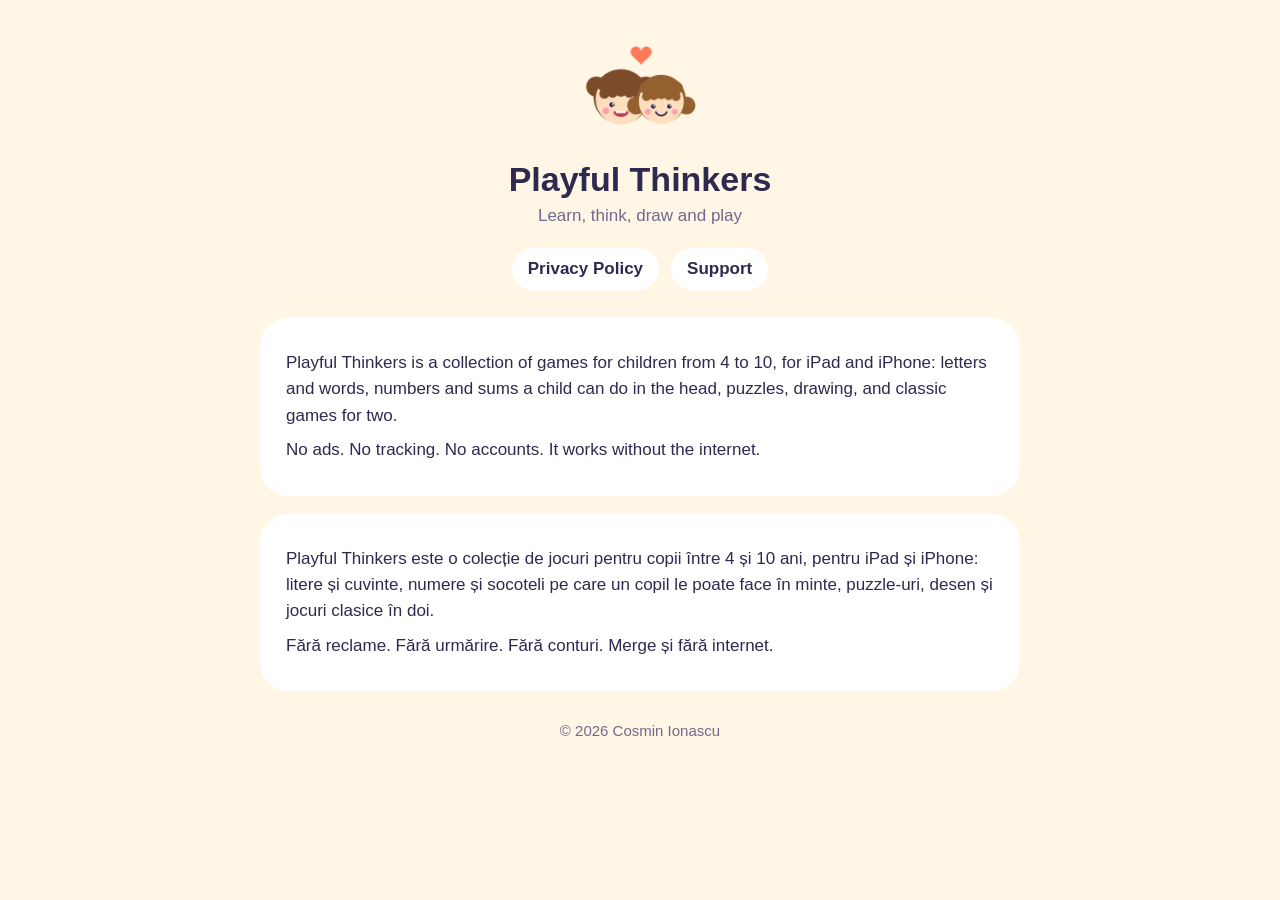
<file: index.html>
<!doctype html>
<html lang="en">
<head>
<meta charset="utf-8">
<meta name="viewport" content="width=device-width, initial-scale=1">
<title>Playful Thinkers</title>
<meta name="description" content="Playful Thinkers: calm, clever games for children aged 4 to 10. No ads, no tracking, works offline.">
<link rel="stylesheet" href="style.css">
</head>
<body>
<main>
<header>
  <img src="logo.png" alt="Two smiling sisters, the Playful Thinkers logo">
  <h1>Playful Thinkers</h1>
  <p class="sub">Learn, think, draw and play</p>
  <nav><a href="privacy.html">Privacy Policy</a><a href="support.html">Support</a></nav>
</header>
<section class="card">
  <p>Playful Thinkers is a collection of games for children from 4 to 10, for iPad and iPhone: letters and
  words, numbers and sums a child can do in the head, puzzles, drawing, and classic games for two.</p>
  <p>No ads. No tracking. No accounts. It works without the internet.</p>
</section>
<section class="card" lang="ro">
  <p>Playful Thinkers este o colecție de jocuri pentru copii între 4 și 10 ani, pentru iPad și iPhone: litere și
  cuvinte, numere și socoteli pe care un copil le poate face în minte, puzzle-uri, desen și jocuri clasice în doi.</p>
  <p>Fără reclame. Fără urmărire. Fără conturi. Merge și fără internet.</p>
</section>
<footer>© 2026 Cosmin Ionascu</footer>
</main>
</body>
</html>
</file>
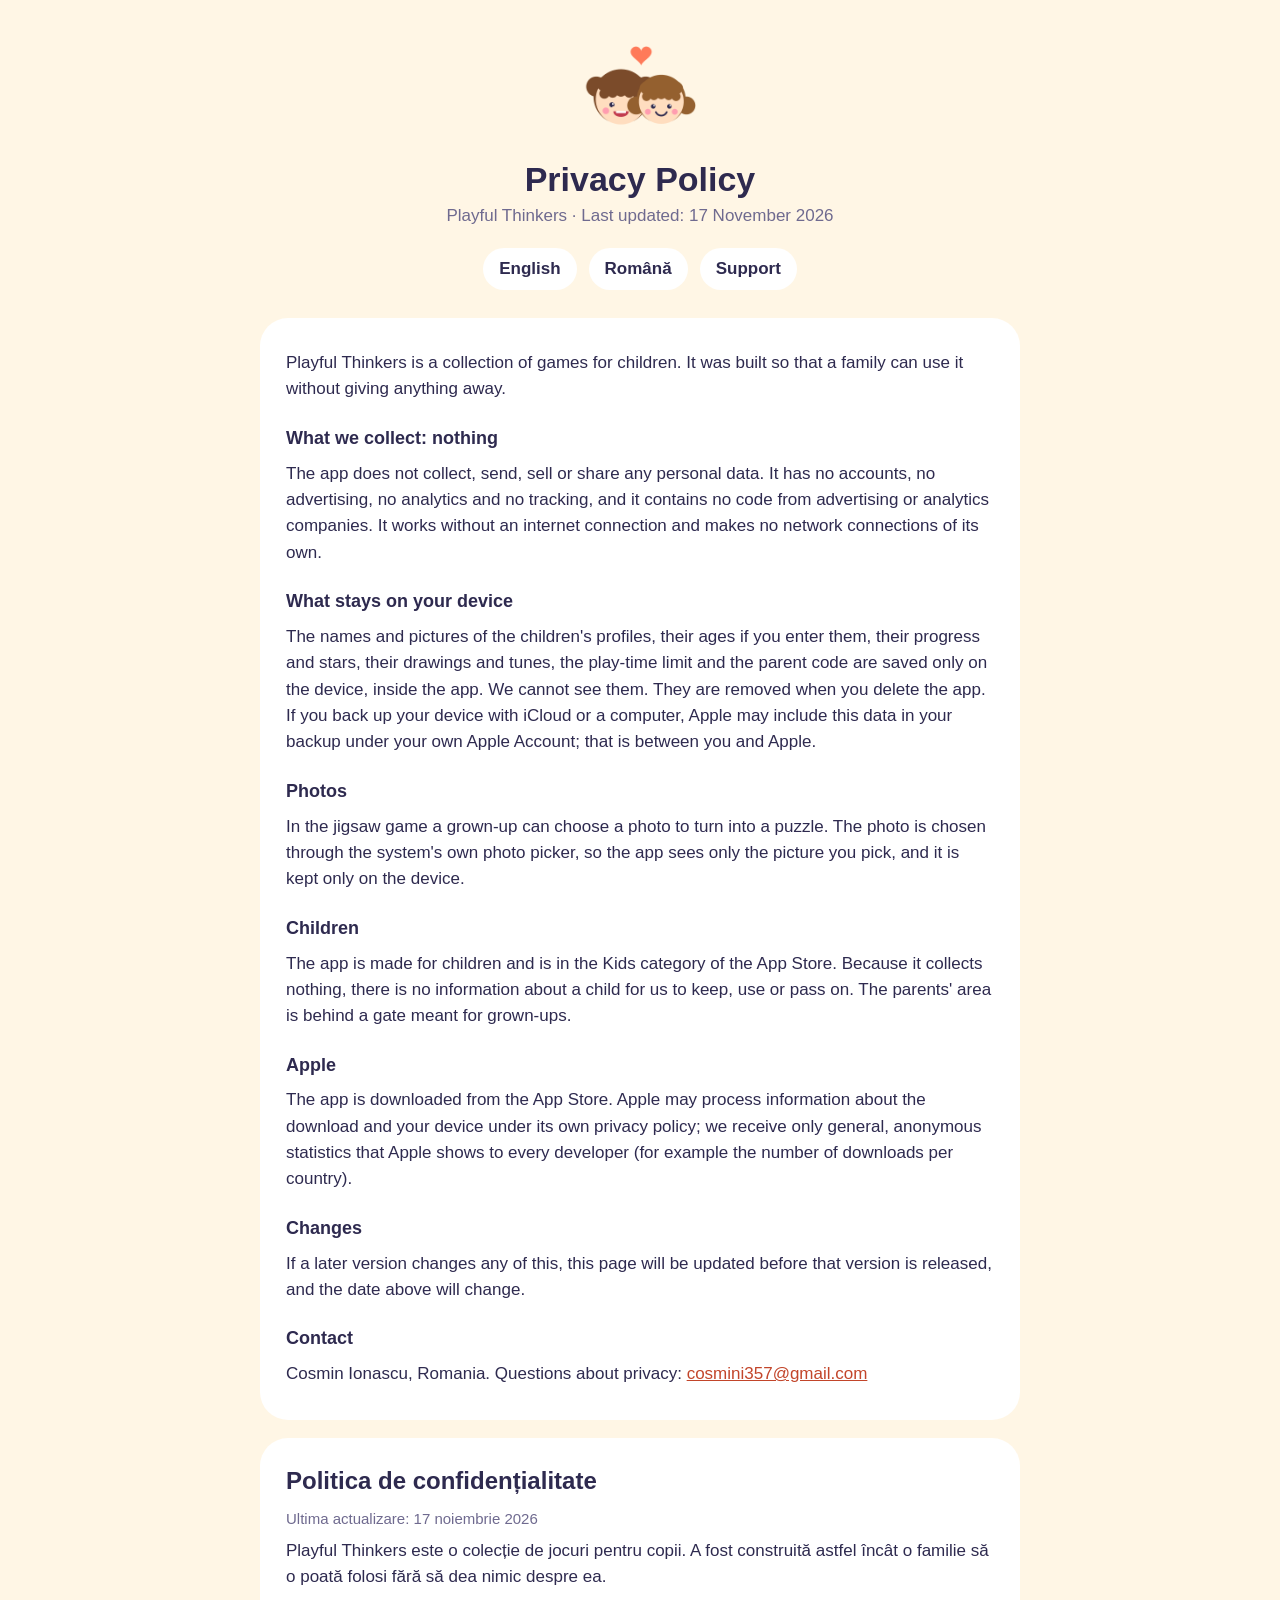
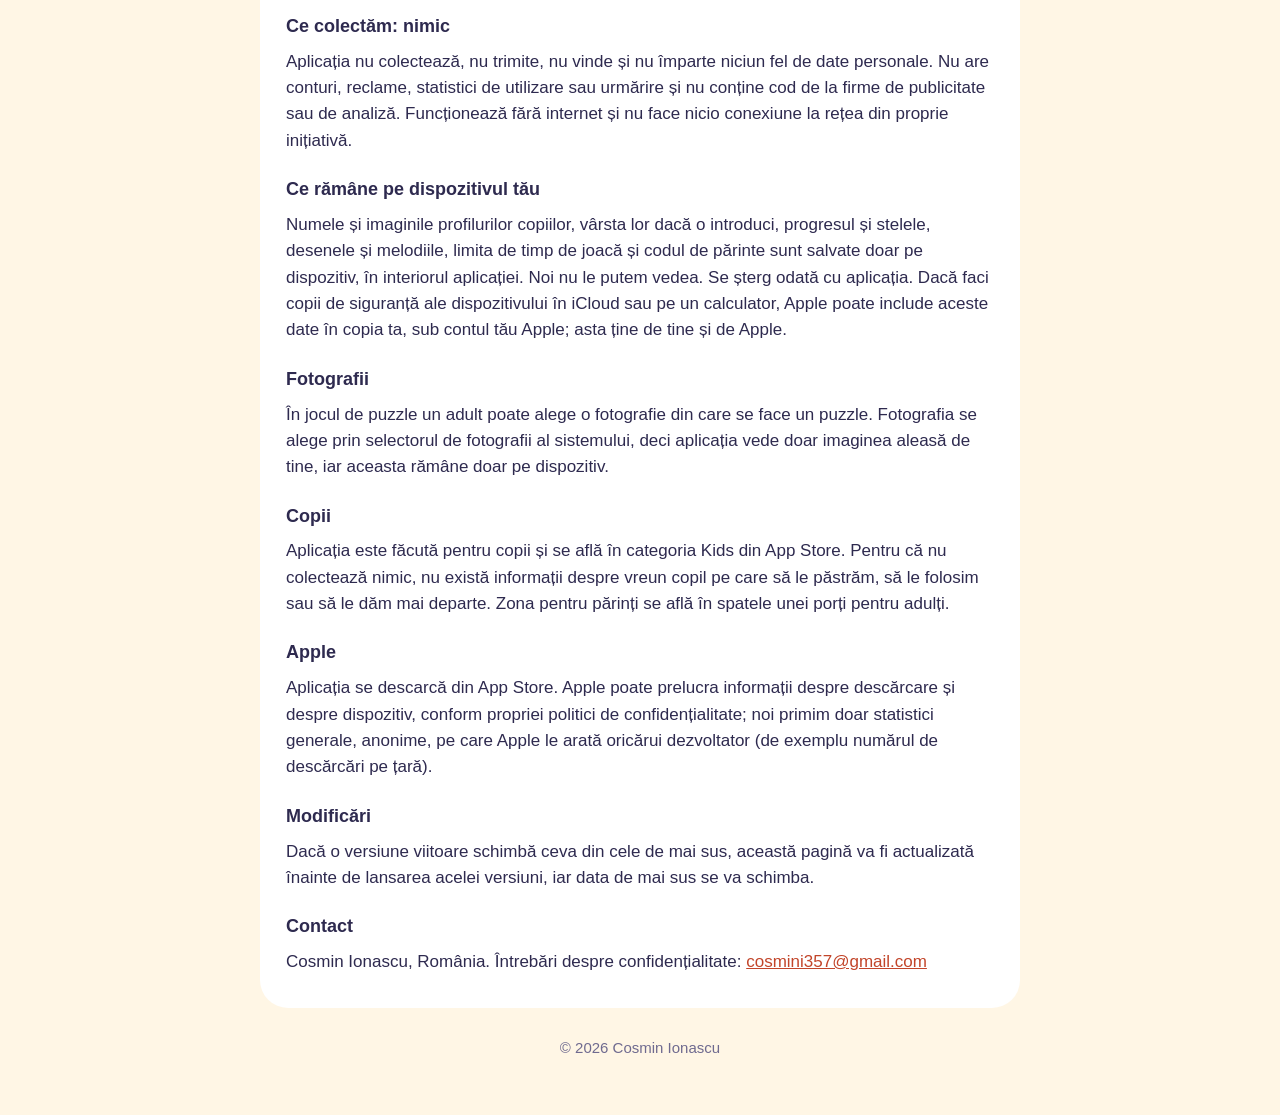
<file: privacy.html>
<!doctype html>
<html lang="en">
<head>
<meta charset="utf-8">
<meta name="viewport" content="width=device-width, initial-scale=1">
<title>Privacy Policy – Playful Thinkers</title>
<link rel="stylesheet" href="style.css">
</head>
<body>
<main>
<header>
  <a href="index.html"><img src="logo.png" alt="Playful Thinkers"></a>
  <h1>Privacy Policy</h1>
  <p class="sub">Playful Thinkers · Last updated: 17 November 2026</p>
  <nav><a href="#en">English</a><a href="#ro">Română</a><a href="support.html">Support</a></nav>
</header>

<section class="card" id="en">
  <p>Playful Thinkers is a collection of games for children. It was built so that a family can use it without
  giving anything away.</p>
  <h3>What we collect: nothing</h3>
  <p>The app does not collect, send, sell or share any personal data. It has no accounts, no advertising, no
  analytics and no tracking, and it contains no code from advertising or analytics companies. It works without
  an internet connection and makes no network connections of its own.</p>
  <h3>What stays on your device</h3>
  <p>The names and pictures of the children's profiles, their ages if you enter them, their progress and stars,
  their drawings and tunes, the play-time limit and the parent code are saved only on the device, inside the app.
  We cannot see them. They are removed when you delete the app. If you back up your device with iCloud or a
  computer, Apple may include this data in your backup under your own Apple Account; that is between you and Apple.</p>
  <h3>Photos</h3>
  <p>In the jigsaw game a grown-up can choose a photo to turn into a puzzle. The photo is chosen through the
  system's own photo picker, so the app sees only the picture you pick, and it is kept only on the device.</p>
  <h3>Children</h3>
  <p>The app is made for children and is in the Kids category of the App Store. Because it collects nothing,
  there is no information about a child for us to keep, use or pass on. The parents' area is behind a gate meant
  for grown-ups.</p>
  <h3>Apple</h3>
  <p>The app is downloaded from the App Store. Apple may process information about the download and your device
  under its own privacy policy; we receive only general, anonymous statistics that Apple shows to every developer
  (for example the number of downloads per country).</p>
  <h3>Changes</h3>
  <p>If a later version changes any of this, this page will be updated before that version is released, and the
  date above will change.</p>
  <h3>Contact</h3>
  <p>Cosmin Ionascu, Romania. Questions about privacy: <a href="mailto:cosmini357@gmail.com">cosmini357@gmail.com</a></p>
</section>

<section class="card" id="ro" lang="ro">
  <h2>Politica de confidențialitate</h2>
  <p class="small">Ultima actualizare: 17 noiembrie 2026</p>
  <p>Playful Thinkers este o colecție de jocuri pentru copii. A fost construită astfel încât o familie să o poată
  folosi fără să dea nimic despre ea.</p>
  <h3>Ce colectăm: nimic</h3>
  <p>Aplicația nu colectează, nu trimite, nu vinde și nu împarte niciun fel de date personale. Nu are conturi,
  reclame, statistici de utilizare sau urmărire și nu conține cod de la firme de publicitate sau de analiză.
  Funcționează fără internet și nu face nicio conexiune la rețea din proprie inițiativă.</p>
  <h3>Ce rămâne pe dispozitivul tău</h3>
  <p>Numele și imaginile profilurilor copiilor, vârsta lor dacă o introduci, progresul și stelele, desenele și
  melodiile, limita de timp de joacă și codul de părinte sunt salvate doar pe dispozitiv, în interiorul aplicației.
  Noi nu le putem vedea. Se șterg odată cu aplicația. Dacă faci copii de siguranță ale dispozitivului în iCloud sau
  pe un calculator, Apple poate include aceste date în copia ta, sub contul tău Apple; asta ține de tine și de Apple.</p>
  <h3>Fotografii</h3>
  <p>În jocul de puzzle un adult poate alege o fotografie din care se face un puzzle. Fotografia se alege prin
  selectorul de fotografii al sistemului, deci aplicația vede doar imaginea aleasă de tine, iar aceasta rămâne doar
  pe dispozitiv.</p>
  <h3>Copii</h3>
  <p>Aplicația este făcută pentru copii și se află în categoria Kids din App Store. Pentru că nu colectează nimic,
  nu există informații despre vreun copil pe care să le păstrăm, să le folosim sau să le dăm mai departe. Zona
  pentru părinți se află în spatele unei porți pentru adulți.</p>
  <h3>Apple</h3>
  <p>Aplicația se descarcă din App Store. Apple poate prelucra informații despre descărcare și despre dispozitiv,
  conform propriei politici de confidențialitate; noi primim doar statistici generale, anonime, pe care Apple le
  arată oricărui dezvoltator (de exemplu numărul de descărcări pe țară).</p>
  <h3>Modificări</h3>
  <p>Dacă o versiune viitoare schimbă ceva din cele de mai sus, această pagină va fi actualizată înainte de
  lansarea acelei versiuni, iar data de mai sus se va schimba.</p>
  <h3>Contact</h3>
  <p>Cosmin Ionascu, România. Întrebări despre confidențialitate: <a href="mailto:cosmini357@gmail.com">cosmini357@gmail.com</a></p>
</section>
<footer>© 2026 Cosmin Ionascu</footer>
</main>
</body>
</html>
</file>
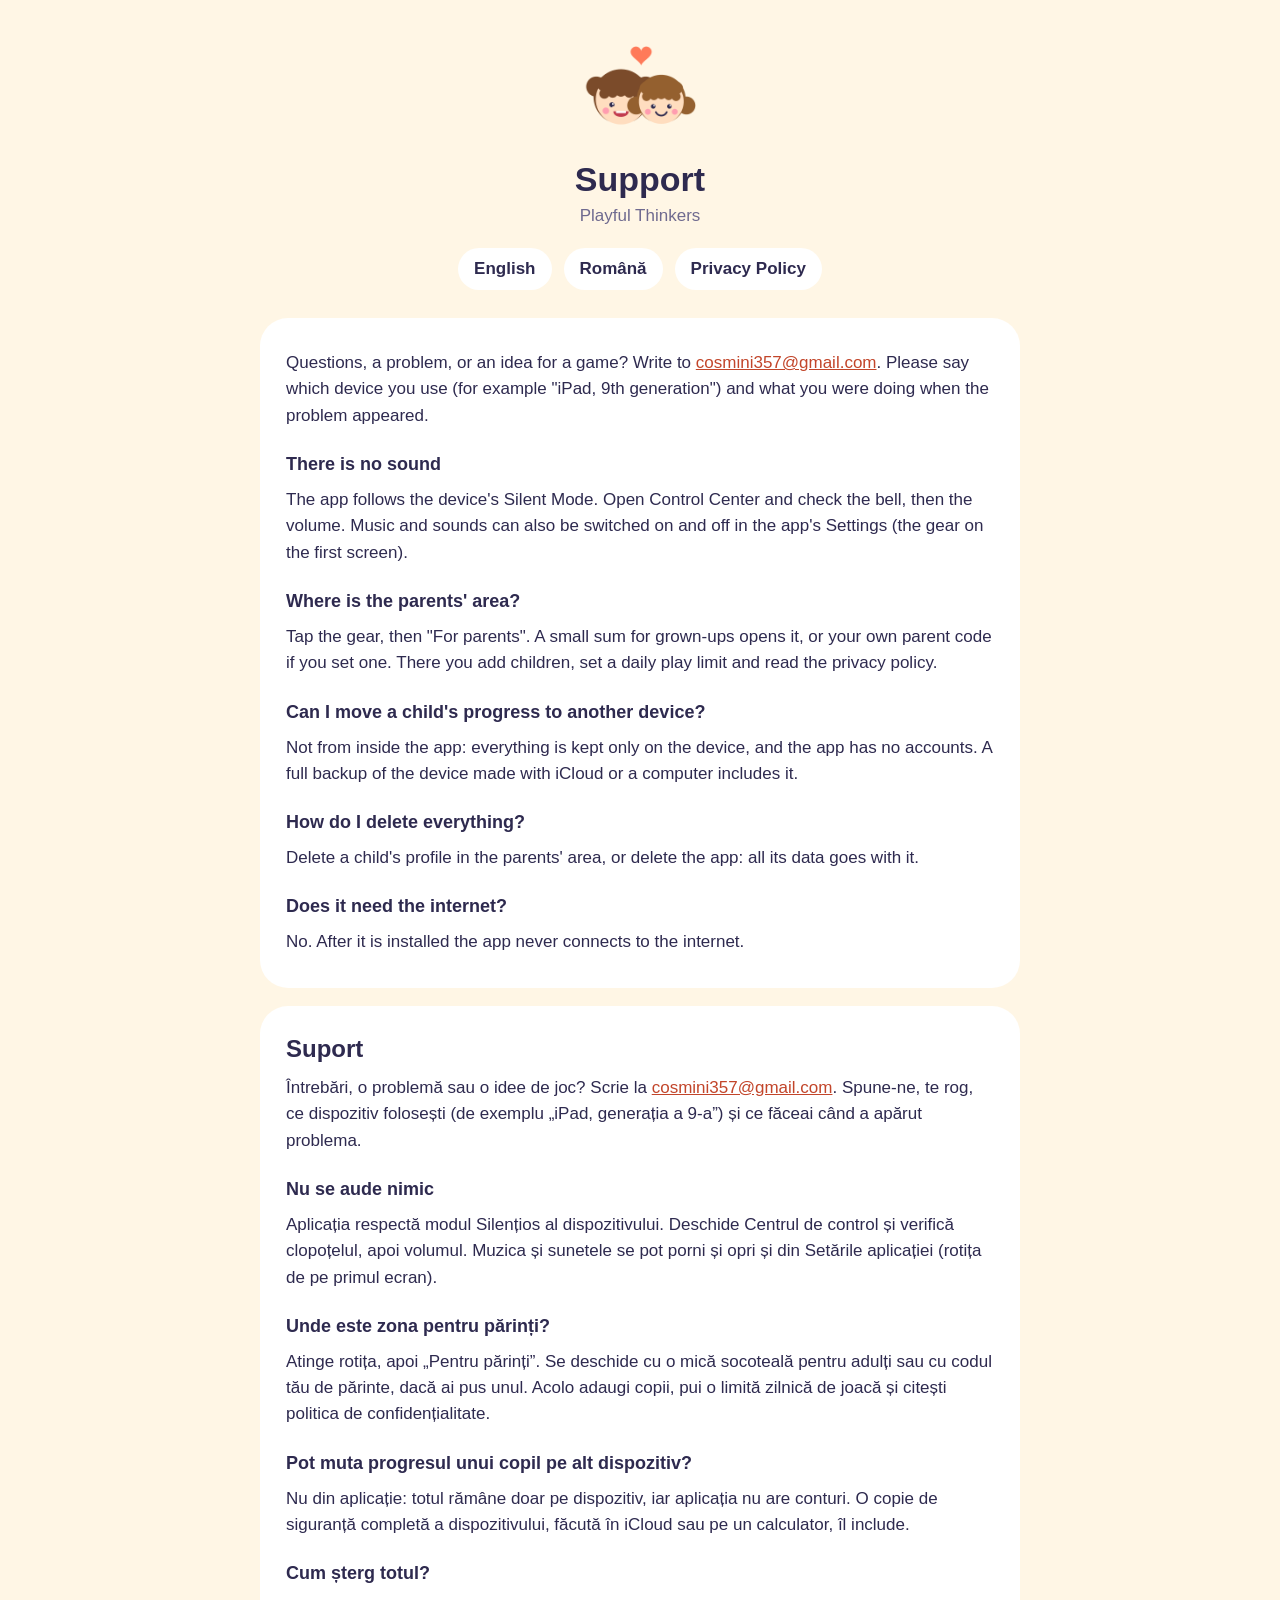
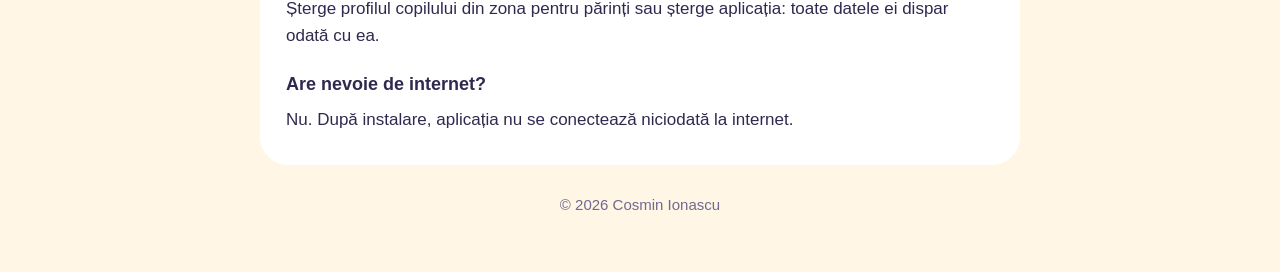
<file: support.html>
<!doctype html>
<html lang="en">
<head>
<meta charset="utf-8">
<meta name="viewport" content="width=device-width, initial-scale=1">
<title>Support – Playful Thinkers</title>
<link rel="stylesheet" href="style.css">
</head>
<body>
<main>
<header>
  <a href="index.html"><img src="logo.png" alt="Playful Thinkers"></a>
  <h1>Support</h1>
  <p class="sub">Playful Thinkers</p>
  <nav><a href="#en">English</a><a href="#ro">Română</a><a href="privacy.html">Privacy Policy</a></nav>
</header>

<section class="card" id="en">
  <p>Questions, a problem, or an idea for a game? Write to
  <a href="mailto:cosmini357@gmail.com">cosmini357@gmail.com</a>. Please say which device you use (for example "iPad, 9th
  generation") and what you were doing when the problem appeared.</p>
  <h3>There is no sound</h3>
  <p>The app follows the device's Silent Mode. Open Control Center and check the bell, then the volume.
  Music and sounds can also be switched on and off in the app's Settings (the gear on the first screen).</p>
  <h3>Where is the parents' area?</h3>
  <p>Tap the gear, then "For parents". A small sum for grown-ups opens it, or your own parent code if you set one.
  There you add children, set a daily play limit and read the privacy policy.</p>
  <h3>Can I move a child's progress to another device?</h3>
  <p>Not from inside the app: everything is kept only on the device, and the app has no accounts. A full backup of
  the device made with iCloud or a computer includes it.</p>
  <h3>How do I delete everything?</h3>
  <p>Delete a child's profile in the parents' area, or delete the app: all its data goes with it.</p>
  <h3>Does it need the internet?</h3>
  <p>No. After it is installed the app never connects to the internet.</p>
</section>

<section class="card" id="ro" lang="ro">
  <h2>Suport</h2>
  <p>Întrebări, o problemă sau o idee de joc? Scrie la
  <a href="mailto:cosmini357@gmail.com">cosmini357@gmail.com</a>. Spune-ne, te rog, ce dispozitiv folosești (de exemplu „iPad,
  generația a 9-a”) și ce făceai când a apărut problema.</p>
  <h3>Nu se aude nimic</h3>
  <p>Aplicația respectă modul Silențios al dispozitivului. Deschide Centrul de control și verifică clopoțelul,
  apoi volumul. Muzica și sunetele se pot porni și opri și din Setările aplicației (rotița de pe primul ecran).</p>
  <h3>Unde este zona pentru părinți?</h3>
  <p>Atinge rotița, apoi „Pentru părinți”. Se deschide cu o mică socoteală pentru adulți sau cu codul tău de
  părinte, dacă ai pus unul. Acolo adaugi copii, pui o limită zilnică de joacă și citești politica de
  confidențialitate.</p>
  <h3>Pot muta progresul unui copil pe alt dispozitiv?</h3>
  <p>Nu din aplicație: totul rămâne doar pe dispozitiv, iar aplicația nu are conturi. O copie de siguranță
  completă a dispozitivului, făcută în iCloud sau pe un calculator, îl include.</p>
  <h3>Cum șterg totul?</h3>
  <p>Șterge profilul copilului din zona pentru părinți sau șterge aplicația: toate datele ei dispar odată cu ea.</p>
  <h3>Are nevoie de internet?</h3>
  <p>Nu. După instalare, aplicația nu se conectează niciodată la internet.</p>
</section>
<footer>© 2026 Cosmin Ionascu</footer>
</main>
</body>
</html>
</file>
<file: style.css>
:root { --bg: #FFF6E5; --card: #FFFFFF; --ink: #2E2A4F; --soft: #6F6A8F; --accent: #FF7A59; }
* { box-sizing: border-box; }
html { background: var(--bg); }
body { margin: 0; padding: 24px 16px 56px; color: var(--ink); background: var(--bg);
  font: 17px/1.55 -apple-system, BlinkMacSystemFont, "Segoe UI", Roboto, Helvetica, Arial, sans-serif; }
main { max-width: 760px; margin: 0 auto; }
header { text-align: center; margin: 8px 0 24px; }
header img { width: 112px; height: 112px; }
h1 { font-size: 34px; line-height: 1.15; margin: 8px 0 4px; }
h2 { font-size: 24px; margin: 0 0 8px; }
h3 { font-size: 18px; margin: 22px 0 4px; }
p { margin: 8px 0; }
.sub { color: var(--soft); margin: 0; }
.card { background: var(--card); border-radius: 28px; padding: 24px 26px; margin: 18px 0; }
nav { text-align: center; margin: 14px 0 0; }
nav a { display: inline-block; margin: 4px 6px; padding: 8px 16px; border-radius: 999px; background: var(--card);
  color: var(--ink); text-decoration: none; font-weight: 600; }
nav a:hover, nav a:focus { outline: 3px solid var(--accent); }
a { color: #C2452A; }
.small { color: var(--soft); font-size: 15px; }
footer { text-align: center; color: var(--soft); font-size: 15px; margin-top: 28px; }
@media (prefers-color-scheme: dark) {
  :root { --bg: #1F1B3A; --card: #302C57; --ink: #F6F2FF; --soft: #B9B4DA; }
  a { color: #FF9C82; }
}
</file>
